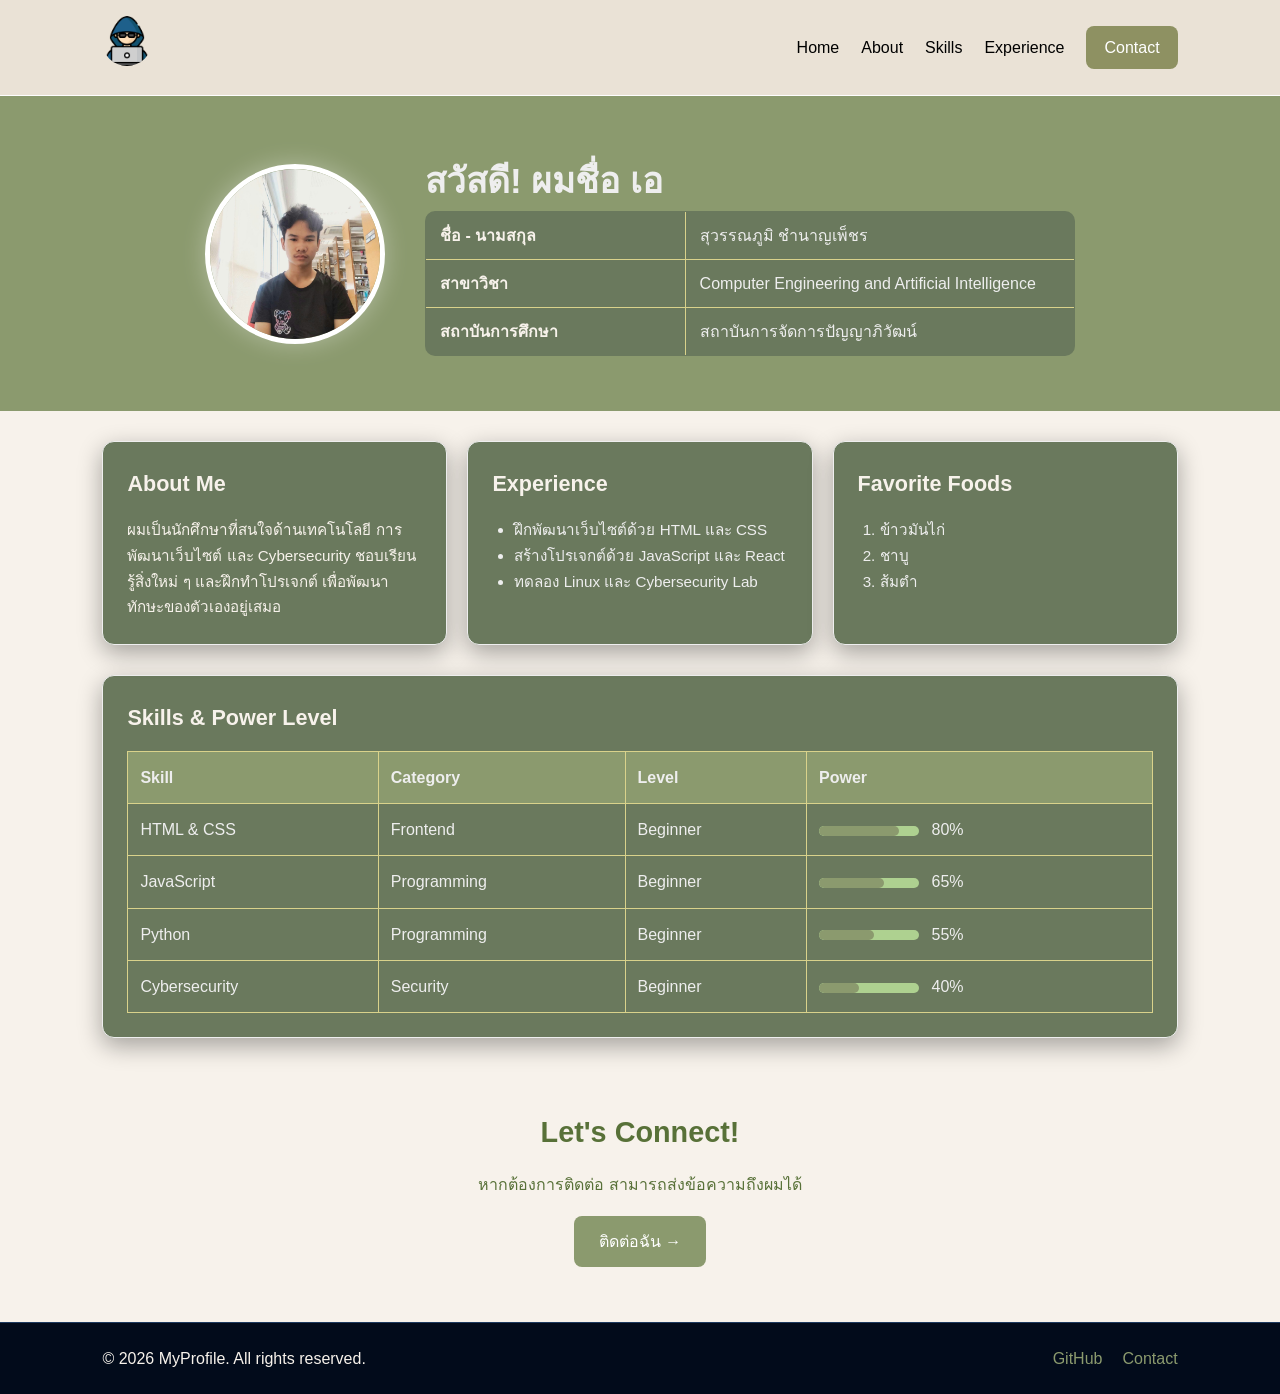
<file: index.html>
<!DOCTYPE html>
<html lang="th">
<head>
  <meta charset="UTF-8">
  <meta name="viewport" content="width=device-width, initial-scale=1.0">
  <title>My Profile</title>
  <link rel="stylesheet" href="styles.css">
</head>
<body>

  <!-- Header -->
  <header class="navbar">
    <a href="index.html" class="logo">
    <img src="hacker.png" alt="me">    
    </a>

    <nav>
      <a href="#home">Home</a>
      <a href="#about">About</a>
      <a href="#skills">Skills</a>
      <a href="#experience">Experience</a>
      <a href="contact.html" class="nav-button">Contact</a>
    </nav>
  </header>

  <main>
    <!-- Profile -->
    <section class="hero" id="home">
      <div class="profile-container">
        <img
          src="0e0f845e-1aba-4cc1-9251-1fa83a99cd29.jpg"
          alt="รูปโปรไฟล์ของฉัน"
          class="profile-img"
        >

        <div class="profile-info">
          <h1>สวัสดี! ผมชื่อ เอ</h1>
        

          <table class="info-table">
            <tr>
              <th>ชื่อ - นามสกุล</th>
              <td>สุวรรณภูมิ ชำนาญเพ็ชร</td>
            </tr>
           
            <tr>
              <th>สาขาวิชา</th>
              <td>Computer Engineering and Artificial Intelligence</td>
            </tr>
            <tr>
              <th>สถาบันการศึกษา</th>
              <td>สถาบันการจัดการปัญญาภิวัฒน์</td>
            </tr>
          </table>
        </div>
      </div>
    </section>

    <!-- About / Experience / Food -->
    <section class="content-grid">

      <article class="card" id="about">
        <h2>About Me</h2>
        <p>
          ผมเป็นนักศึกษาที่สนใจด้านเทคโนโลยี
          การพัฒนาเว็บไซต์ และ Cybersecurity
          ชอบเรียนรู้สิ่งใหม่ ๆ และฝึกทำโปรเจกต์
          เพื่อพัฒนาทักษะของตัวเองอยู่เสมอ
        </p>
      </article>

      <article class="card" id="experience">
        <h2>Experience</h2>
        <ul>
          <li>ฝึกพัฒนาเว็บไซต์ด้วย HTML และ CSS</li>
          <li>สร้างโปรเจกต์ด้วย JavaScript และ React</li>
          <li>ทดลอง Linux และ Cybersecurity Lab</li>
        </ul>
      </article>

      <article class="card">
        <h2>Favorite Foods</h2>
        <ol>
          <li>ข้าวมันไก่</li>
          <li>ชาบู</li>
          <li>ส้มตำ</li>
        </ol>
      </article>

    </section>

    <!-- Skills: 4 columns -->
    <section class="card skills-section" id="skills">
      <h2>Skills &amp; Power Level</h2>

      <div class="table-wrapper">
        <table class="skills-table">
          <thead>
            <tr>
              <th>Skill</th>
              <th>Category</th>
              <th>Level</th>
              <th>Power</th>
            </tr>
          </thead>

          <tbody>
            <tr>
              <td>HTML &amp; CSS</td>
              <td>Frontend</td>
              <td>Beginner</td>
              <td>
                <div class="progress">
                  <span style="width: 80%"></span>
                </div>
                80%
              </td>
            </tr>

            <tr>
              <td>JavaScript</td>
              <td>Programming</td>
              <td>Beginner</td>
              <td>
                <div class="progress">
                  <span style="width: 65%"></span>
                </div>
                65%
              </td>
            </tr>

            <tr>
              <td>Python</td>
              <td>Programming</td>
              <td>Beginner</td>
              <td>
                <div class="progress">
                  <span style="width: 55%"></span>
                </div>
                55%
              </td>
            </tr>

            <tr>
              <td>Cybersecurity</td>
              <td>Security</td>
              <td>Beginner</td>
              <td>
                <div class="progress">
                  <span style="width: 40%"></span>
                </div>
                40%
              </td>
            </tr>
          </tbody>
        </table>
      </div>
    </section>

    <!-- Contact button -->
    <section class="contact-cta">
      <h2>Let's Connect!</h2>
      <p>หากต้องการติดต่อ สามารถส่งข้อความถึงผมได้</p>
      <a href="contact.html" class="button">ติดต่อฉัน →</a>
    </section>

  </main>

  <!-- Footer -->
  <footer class="footer">
    <p>© 2026 MyProfile. All rights reserved.</p>
    <div>
      <a href="https://github.com/Asuwannaphoom"
         target="_blank" rel="noopener noreferrer">GitHub</a>
      <a href="contact.html">Contact</a>
    </div>
  </footer>

</body>
</html>
</file>
<file: styles.css>
/* ===== Reset ===== */
* {
  margin: 0;
  padding: 0;
  box-sizing: border-box;
}

html {
  scroll-behavior: smooth;
}

body {
  font-family: Arial, Tahoma, sans-serif;
  background: #F7F2EB;
  color: #EEEEEE;
  line-height: 1.7;
}

a {
  color: inherit;
  text-decoration: none;
}

p {
  color: #F7F2EB;
}

h2 {
  font-size: 1.35rem;
  margin-bottom: 14px;
}

/* ===== Navbar ===== */
.navbar {
  min-height: 72px;
  padding: 16px 8%;
  display: flex;
  align-items: center;
  justify-content: space-between;
  gap: 20px;
  background: #EAE2D6;
  border-bottom: 1px solid #fefefe;
}

.logo {
  color: #8E9162;
  font-size: 1.5rem;
  font-weight: bold;
}
.logo img {
  width: 50px;
  height: 50px;
  object-fit: cover;
  border-radius: 50%;
 
}

.navbar nav {
  display: flex;
  align-items: center;
  gap: 22px;
  flex-wrap: wrap;
}

.navbar nav a {
  color: #000000;
  transition: color 0.2s;
}

.navbar nav a:hover {
  color: #c8c8c8;
}

.navbar nav .nav-button {
  background: #8E9162;
  color: white;
  padding: 8px 18px;
  border-radius: 8px;
}

/* ===== Hero / Profile ===== */
.hero {
  padding: 55px 8%;
  background:
  #8B9A6E;
}

.profile-container {
  display: flex;
  align-items: center;
  justify-content: center;
  gap: 40px;
  flex-wrap: wrap;
}

.profile-img {
  width: 180px;
  height: 180px;
  object-fit: cover;
  border-radius: 50%;
  border: 5px solid #ffffff;
  box-shadow: 0 0 25px #feffff55;
}

.profile-info {
  flex: 1;
  min-width: 280px;
  max-width: 650px;
}

.profile-info h1 {
  font-size: clamp(1.5rem, 4vw, 2.2rem);
}



/* ===== Profile Table ===== */
.info-table {
  width: 100%;
  border-collapse: collapse;
  background: #6A795D;
  border: 1px solid #000000;
  border-radius: 10px;
  overflow: hidden;
}

.info-table th,
.info-table td {
  text-align: left;
  padding: 10px 14px;
  border: 1px solid #D9D28B;
}

.info-table th {
  color: #F7F2EB;
  width: 40%;
}

/* ===== Content Cards ===== */
.content-grid {
  display: grid;
  grid-template-columns: repeat(3, minmax(0, 1fr));
  gap: 20px;
  padding: 30px 8%;
}

.card {
  background: #6A795D;
  border: 1px solid #EEEEEE;
  border-radius: 12px;
  padding: 24px;
  box-shadow: 0 8px 25px #00000055;
}

.card h2 {
  color: #F7F2EB;
}

.card p,
.card li {
  font-size: 0.95rem;
}

.card ul,
.card ol {
  padding-left: 22px;
}

/* ===== Skills Table ===== */
.skills-section {
  margin: 0 8% 30px;
}

.table-wrapper {
  overflow-x: auto;
}

.skills-table {
  width: 100%;
  min-width: 560px;
  border-collapse: collapse;
}

.skills-table th,
.skills-table td {
  padding: 12px;
  text-align: left;
  border: 1px solid #D9D28B;
}

.skills-table th {
  background: #8B9A6E;
  color: #EEEEEE;
}



.skills-table td:last-child {
  min-width: 160px;
  white-space: nowrap;
}

.progress {
  display: inline-block;
  width: 100px;
  height: 10px;
  margin-right: 8px;
  vertical-align: middle;
  background: #aed190;
  border-radius: 20px;
  overflow: hidden;
}

.progress span {
  display: block;
  height: 100%;
  background: #8B9A6E;
  border-radius: inherit;
}

/* ===== Contact CTA ===== */
.contact-cta {
  text-align: center;
  padding: 40px 20px 55px;
  color: #587138;
}

.contact-cta h2 {
  font-size: 1.8rem;
  color: #587138;
}
.contact-cta p {
  
  color: #587138;
}
.button {
  display: inline-block;
  margin-top: 18px;
  padding: 12px 25px;
  background: #8B9A6E;
  color: white;
  border-radius: 8px;
  transition: background 0.2s, transform 0.2s;
}

.button:hover {
  
  transform: translateY(-2px);
}

/* ===== Contact Form ===== */
.contact-page {
  max-width: 850px;
  margin: auto;
  padding: 55px 24px;
}

.contact-heading {
  text-align: center;
  margin-bottom: 30px;
  color: #8B9A6E;
}

.contact-heading .eyebrow {
  color: #8B9A6E;
  font-size: 0.85rem;
  letter-spacing: 3px;
  font-weight: bold;
}

.contact-heading h1 {
  font-size: clamp(2rem, 5vw, 3rem);
  line-height: 1.3;
  margin: 10px 0;
}

.contact-form {
  padding: 30px;
  background: #EAE2D6;
  border: 1px solid #ffffff;
  border-radius: 14px;
}

.form-group {
  margin-bottom: 20px;

}

.form-group label {
  display: block;
  margin-bottom: 8px;
  font-weight: bold;
  color: #8B9A6E;
}

.form-group input,
.form-group textarea {
  display: block;
  width: 100%;
  padding: 13px 15px;
  color: #8B9A6E;
  background: #ffffff;
  border: 1px solid #ffffff;
  border-radius: 8px;
  font: inherit;
}

.form-group input:focus,
.form-group textarea:focus {
  outline: 2px solid #8B9A6E;
  border-color: transparent;
}

.form-group textarea {
  min-height: 150px;
  resize: vertical;
}

.contact-form button {
  width: 100%;
  padding: 14px;
  color: white;
  background: #8B9A6E;
  border: none;
  border-radius: 8px;
  font: inherit;
  font-weight: bold;
  cursor: pointer;
}

.contact-form button:hover {
  background: #6A795D;


}

/* ===== Footer ===== */
.footer {
  padding: 22px 8%;
  display: flex;
  justify-content: space-between;
  align-items: center;
  gap: 15px;
  flex-wrap: wrap;
  background: #020b1b;
  border-top: 1px solid #1e3a5f;
}

.footer div {
  display: flex;
  gap: 20px;
}

.footer a {
  color: #8B9A6E;
}

.footer a:hover {
  color: white;
}

/* ===== Responsive ===== */
@media (max-width: 800px) {
  .navbar {
    flex-direction: column;
  }

  .navbar nav {
    justify-content: center;
    gap: 14px;
  }

  .content-grid {
    grid-template-columns: 1fr;
  }

  .profile-container {
    flex-direction: column;
    text-align: center;
  }

  .profile-info {
    width: 100%;
    text-align: left;
  }
}

@media (max-width: 480px) {
  .navbar nav {
    gap: 10px;
    font-size: 0.9rem;
  }

  .hero {
    padding: 35px 5%;
  }

  .content-grid {
    padding: 20px 5%;
  }

  .skills-section {
    margin: 0 5% 25px;
    padding: 14px;
  }

  .contact-form {
    padding: 20px;
  }

  .info-table th,
  .info-table td {
    padding: 8px;
    font-size: 0.85rem;
  }
}
</file>
